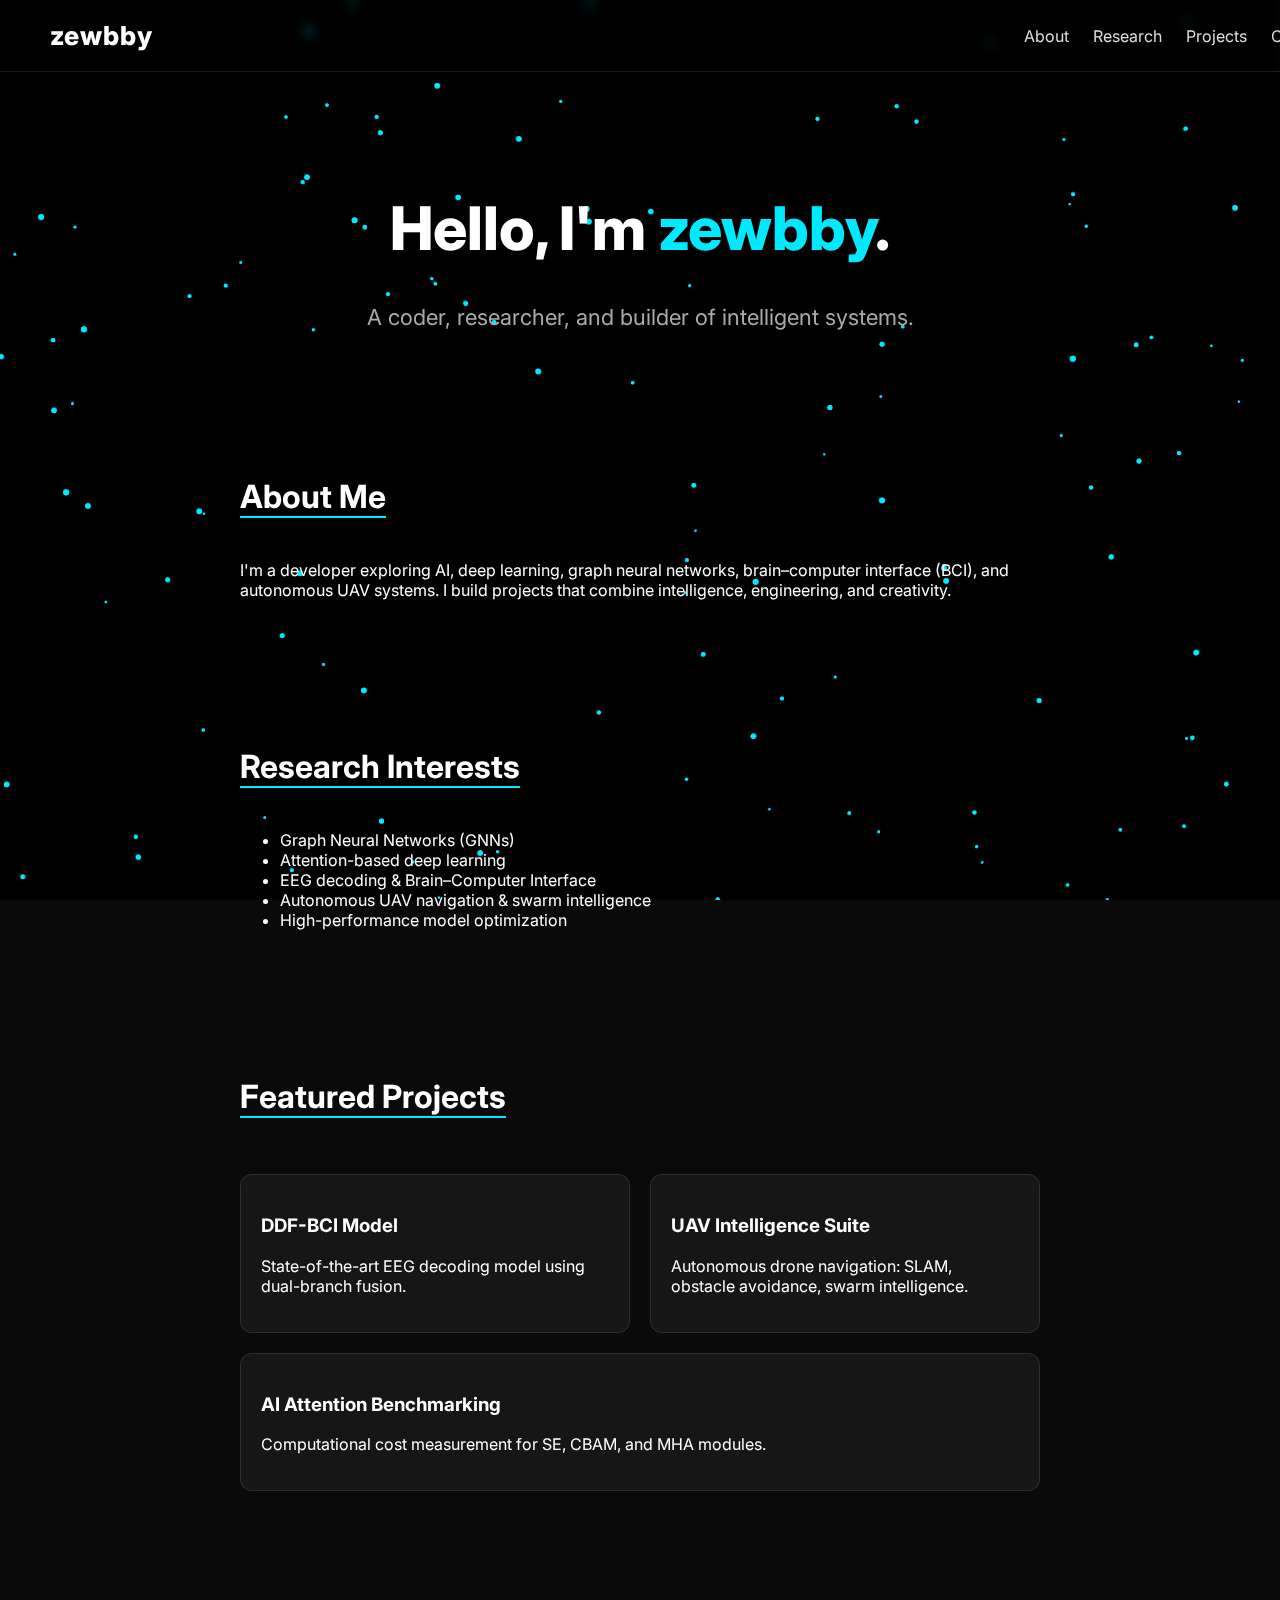
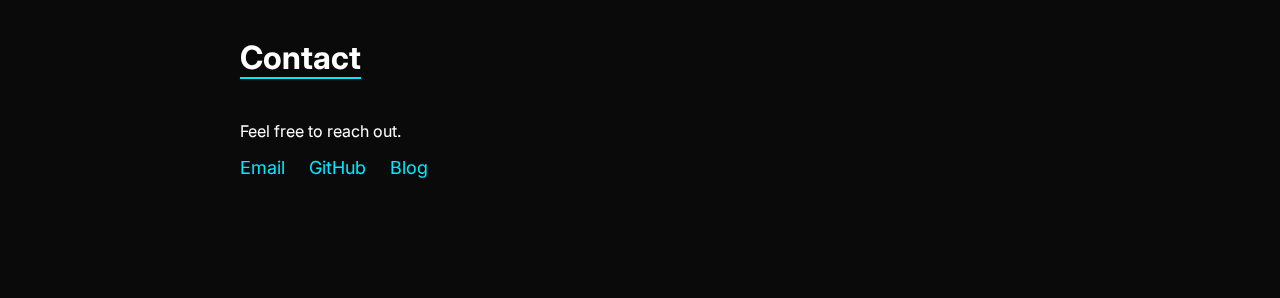
<file: index.html>
<!DOCTYPE html>
<html lang="en">
<head>
    <meta charset="UTF-8">
    <title>zewbby | Personal Homepage</title>
    <meta name="viewport" content="width=device-width, initial-scale=1">

    <!-- Google Fonts -->
    <link href="https://fonts.googleapis.com/css2?family=Inter:wght@300;400;600;800&display=swap" rel="stylesheet">

    <link rel="stylesheet" href="style.css">
</head>

<body>

<canvas id="bg"></canvas>

<header>
    <div class="title">zewbby</div>
    <nav>
        <a href="#about">About</a>
        <a href="#research">Research</a>
        <a href="#projects">Projects</a>
        <a href="#contact">Contact</a>
    </nav>
</header>

<section class="hero">
    <h1>Hello, I'm <span class="accent">zewbby</span>.</h1>
    <p class="subtitle">A coder, researcher, and builder of intelligent systems.</p>
</section>

<section id="about" class="content-section">
    <h2>About Me</h2>
    <p>
        I'm a developer exploring AI, deep learning, graph neural networks, brain–computer interface (BCI),
        and autonomous UAV systems.  
        I build projects that combine intelligence, engineering, and creativity.
    </p>
</section>

<section id="research" class="content-section">
    <h2>Research Interests</h2>
    <ul>
        <li>Graph Neural Networks (GNNs)</li>
        <li>Attention-based deep learning</li>
        <li>EEG decoding & Brain–Computer Interface</li>
        <li>Autonomous UAV navigation & swarm intelligence</li>
        <li>High-performance model optimization</li>
    </ul>
</section>

<section id="projects" class="content-section">
    <h2>Featured Projects</h2>
    <div class="project-list">
        <div class="project-card">
            <h3>DDF-BCI Model</h3>
            <p>State-of-the-art EEG decoding model using dual-branch fusion.</p>
        </div>

        <div class="project-card">
            <h3>UAV Intelligence Suite</h3>
            <p>Autonomous drone navigation: SLAM, obstacle avoidance, swarm intelligence.</p>
        </div>

        <div class="project-card">
            <h3>AI Attention Benchmarking</h3>
            <p>Computational cost measurement for SE, CBAM, and MHA modules.</p>
        </div>
    </div>
</section>

<section id="contact" class="content-section">
    <h2>Contact</h2>
    <p>Feel free to reach out.</p>
    <div class="social-links">
        <a href="mailto:youremail@example.com">Email</a>
        <a href="https://github.com/zhubaozhenshuai666-lang">GitHub</a>
        <a href="#">Blog</a>
    </div>
</section>

<script src="script.js"></script>
</body>
</html>
</file>
<file: style.css>
body {
    margin: 0;
    font-family: "Inter", sans-serif;
    color: white;
    background: #0a0a0a;
    overflow-x: hidden;
}

#bg {
    position: fixed;
    top: 0;
    left: 0;
    width: 100%;
    height: 100%;
    z-index: -1;
}

header {
    width: 100%;
    padding: 20px 50px;
    display: flex;
    justify-content: space-between;
    align-items: center;
    backdrop-filter: blur(6px);
    background: rgba(0, 0, 0, 0.3);
    border-bottom: 1px solid rgba(255,255,255,0.1);
}

.title {
    font-size: 26px;
    font-weight: 800;
    letter-spacing: 1px;
}

nav a {
    margin-left: 20px;
    text-decoration: none;
    color: #ddd;
    font-weight: 400;
    transition: 0.2s;
}

nav a:hover {
    color: #00eaff;
}

.hero {
    text-align: center;
    margin-top: 120px;
}

.hero h1 {
    font-size: 60px;
    font-weight: 800;
}

.accent {
    color: #00eaff;
}

.subtitle {
    margin-top: 10px;
    font-size: 22px;
    color: #aaa;
}

.content-section {
    max-width: 800px;
    margin: 120px auto;
    padding: 0 30px;
}

h2 {
    font-size: 32px;
    border-bottom: 2px solid #00eaff;
    display: inline-block;
}

.project-list {
    display: flex;
    flex-wrap: wrap;
    gap: 20px;
    margin-top: 30px;
}

.project-card {
    flex: 1 1 calc(33% - 20px);
    background: rgba(255,255,255,0.05);
    padding: 20px;
    border-radius: 12px;
    border: 1px solid rgba(255,255,255,0.1);
    backdrop-filter: blur(4px);
    transition: 0.3s;
}

.project-card:hover {
    border-color: #00eaff;
    transform: translateY(-4px);
}

.social-links a {
    margin-right: 20px;
    color: #00eaff;
    text-decoration: none;
    font-size: 18px;
}
</file>
